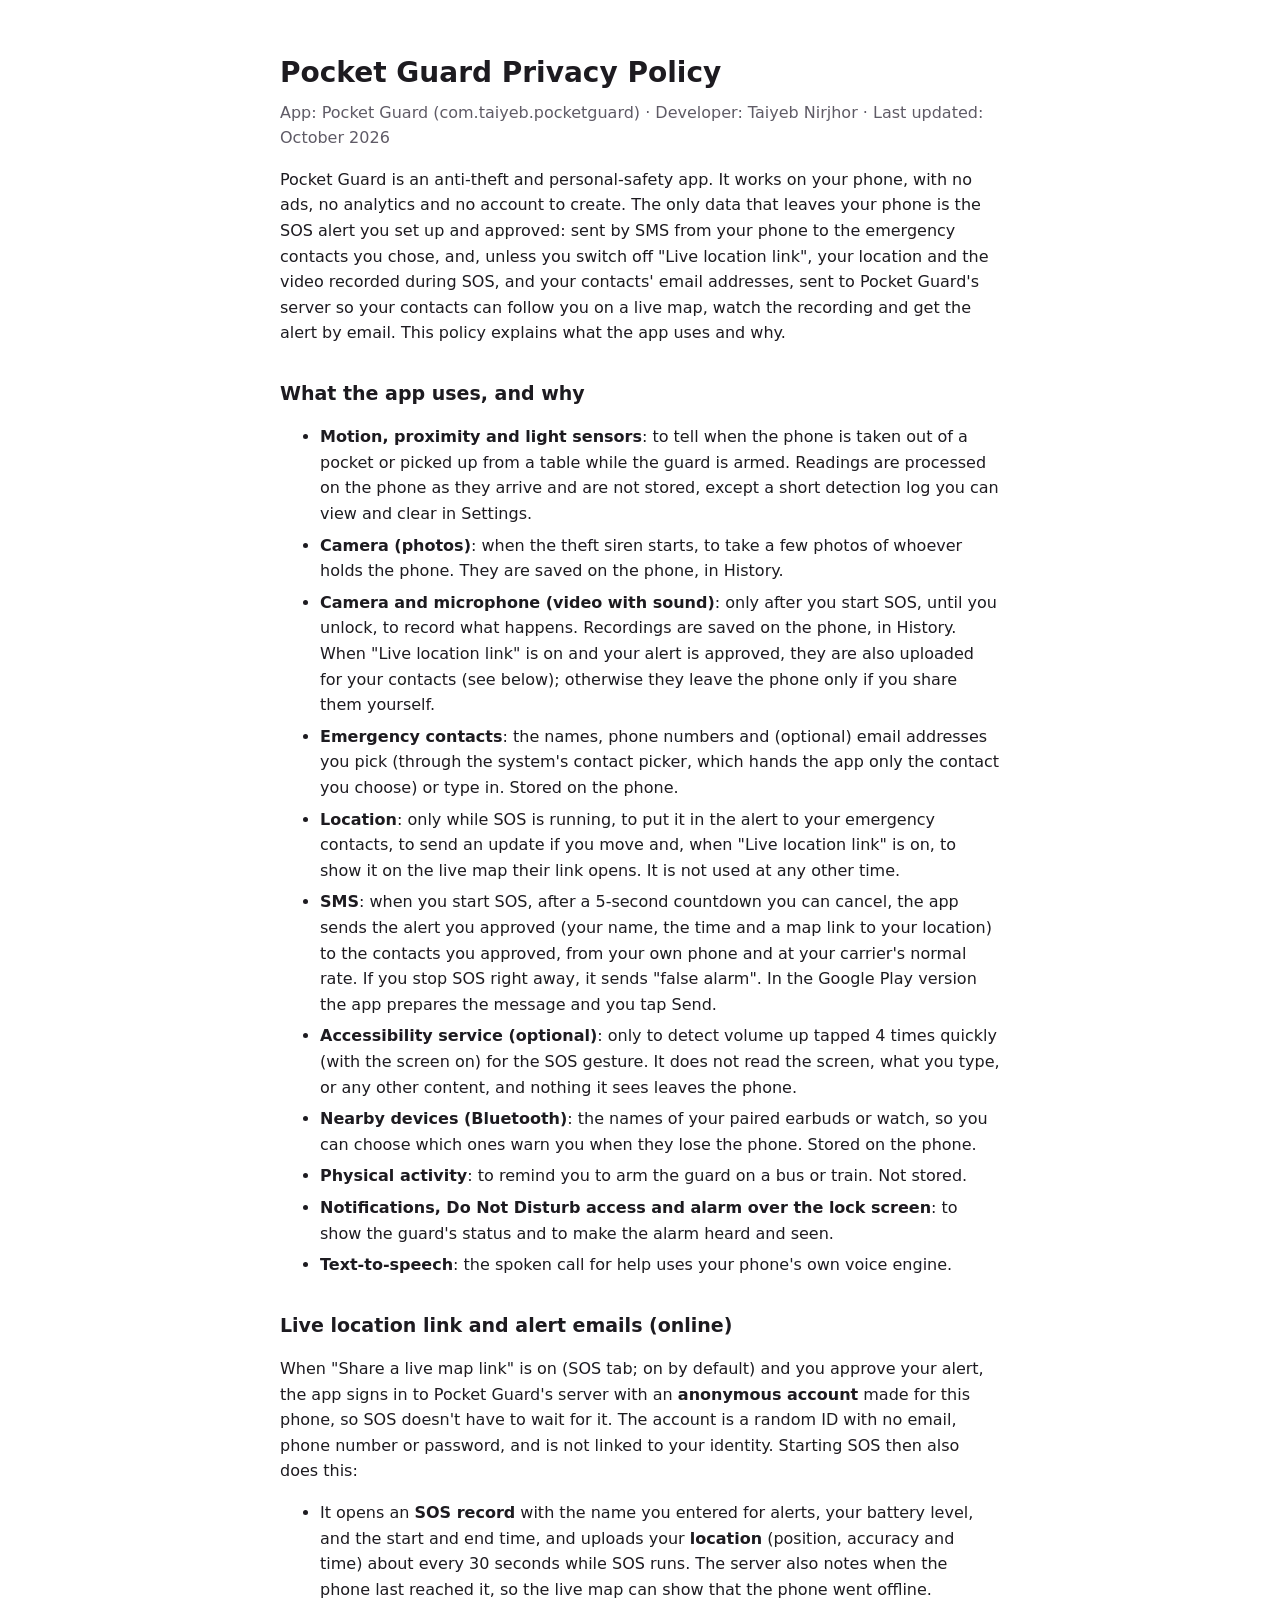
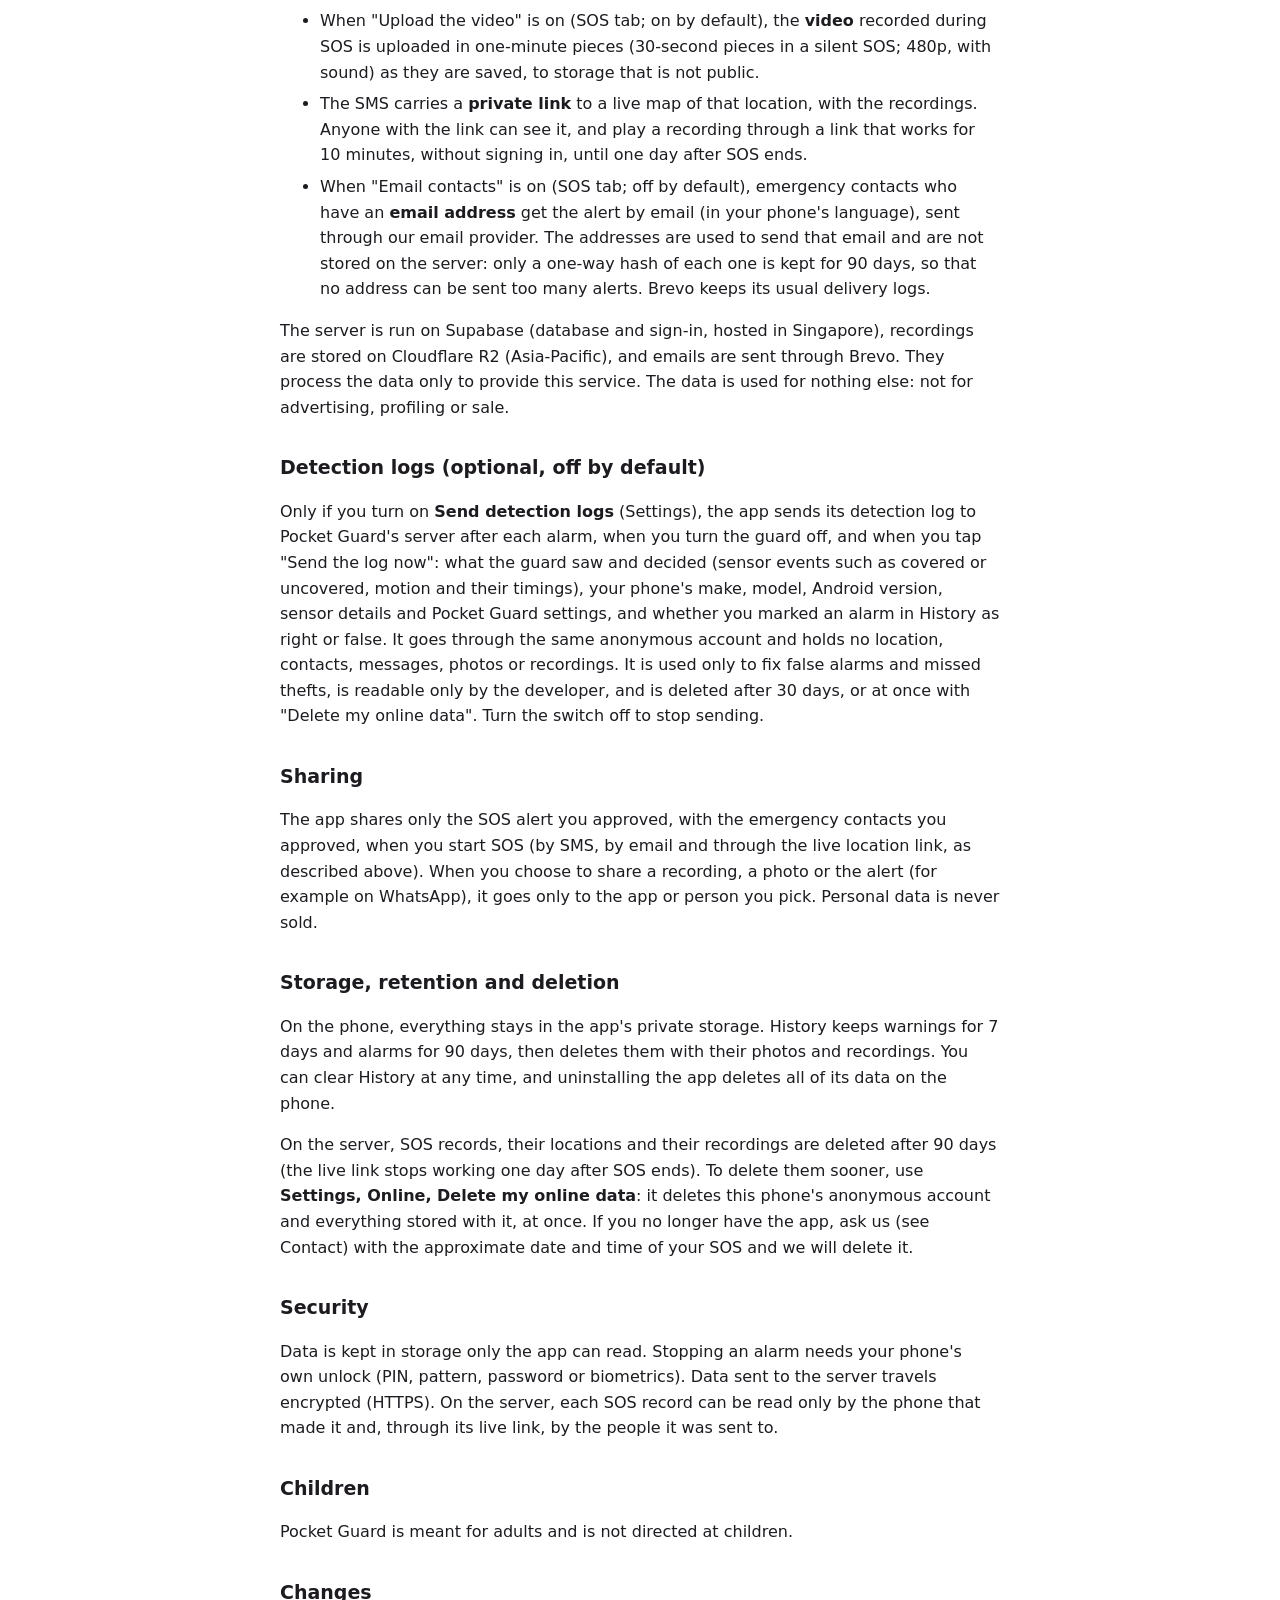
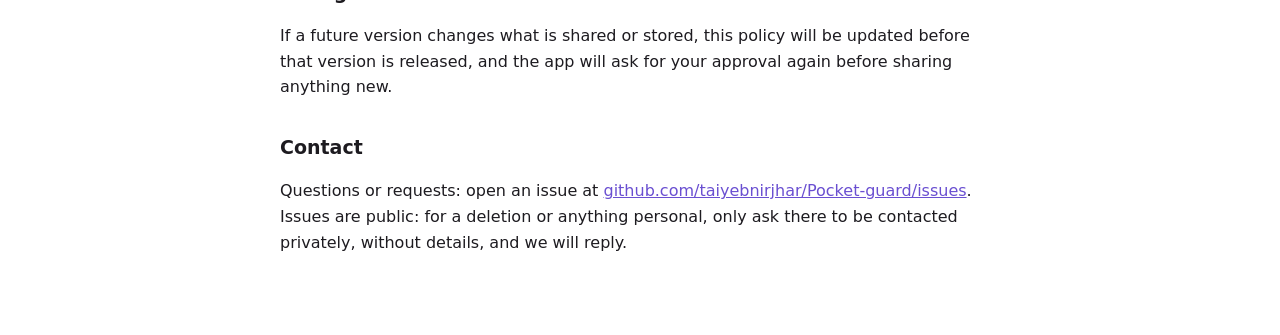
<file: site/privacy.html>
<!doctype html>
<html lang="en">
<head>
<meta charset="utf-8">
<meta name="viewport" content="width=device-width, initial-scale=1">
<title>Pocket Guard Privacy Policy</title>
<style>
  :root { --bg: #ffffff; --fg: #1d1b20; --muted: #5f5b66; --accent: #6a4fd1; }
  @media (prefers-color-scheme: dark) { :root { --bg: #161618; --fg: #f2f0f5; --muted: #a09ea6; --accent: #aa90ea; } }
  body { background: var(--bg); color: var(--fg); font: 16px/1.6 system-ui, sans-serif; margin: 0; }
  main { max-width: 720px; margin: 0 auto; padding: 32px 16px 64px; }
  h1 { font-size: 28px; margin-bottom: 4px; }
  h2 { font-size: 19px; margin-top: 32px; }
  p.meta { color: var(--muted); margin-top: 0; }
  a { color: var(--accent); }
  li { margin: 6px 0; }
</style>
</head>
<body>
<main>
<h1>Pocket Guard Privacy Policy</h1>
<p class="meta">App: Pocket Guard (com.taiyeb.pocketguard) · Developer: Taiyeb Nirjhor · Last updated: October 2026</p>

<p>Pocket Guard is an anti-theft and personal-safety app. It works on your phone, with no ads, no
analytics and no account to create. The only data that leaves your phone is the SOS alert you set
up and approved: sent by SMS from your phone to the emergency contacts you chose, and, unless you
switch off "Live location link", your location and the video recorded during SOS, and your
contacts' email addresses, sent to Pocket Guard's server so your contacts can follow you on a live
map, watch the recording and get the alert by email.
This policy explains what the app uses and why.</p>

<h2>What the app uses, and why</h2>
<ul>
  <li><b>Motion, proximity and light sensors</b>: to tell when the phone is taken out of a pocket
    or picked up from a table while the guard is armed. Readings are processed on the phone as
    they arrive and are not stored, except a short detection log you can view and clear in
    Settings.</li>
  <li><b>Camera (photos)</b>: when the theft siren starts, to take a few photos of whoever holds the
    phone. They are saved on the phone, in History.</li>
  <li><b>Camera and microphone (video with sound)</b>: only after you start SOS, until you unlock,
    to record what happens. Recordings are saved on the phone, in History. When "Live location
    link" is on and your alert is approved, they are also uploaded for your contacts (see below);
    otherwise they leave the phone only if you share them yourself.</li>
  <li><b>Emergency contacts</b>: the names, phone numbers and (optional) email addresses you pick
    (through the system's contact picker, which hands the app only the contact you choose) or type
    in. Stored on the phone.</li>
  <li><b>Location</b>: only while SOS is running, to put it in the alert to your emergency contacts,
    to send an update if you move and, when "Live location link" is on, to show it on the live
    map their link opens. It is not used at any other time.</li>
  <li><b>SMS</b>: when you start SOS, after a 5-second countdown you can cancel, the app sends the
    alert you approved (your name, the time and a map link to your location) to the contacts you
    approved, from your own phone and at your carrier's normal rate. If you stop SOS right away, it
    sends "false alarm". In the Google Play version the app prepares the message and you tap Send.</li>
  <li><b>Accessibility service (optional)</b>: only to detect volume up tapped 4 times quickly (with the
    screen on) for the SOS gesture. It does not read the screen, what you type, or any other content, and nothing it
    sees leaves the phone.</li>
  <li><b>Nearby devices (Bluetooth)</b>: the names of your paired earbuds or watch, so you can choose
    which ones warn you when they lose the phone. Stored on the phone.</li>
  <li><b>Physical activity</b>: to remind you to arm the guard on a bus or train. Not stored.</li>
  <li><b>Notifications, Do Not Disturb access and alarm over the lock screen</b>: to show the guard's
    status and to make the alarm heard and seen.</li>
  <li><b>Text-to-speech</b>: the spoken call for help uses your phone's own voice engine.</li>
</ul>

<h2>Live location link and alert emails (online)</h2>
<p>When "Share a live map link" is on (SOS tab; on by default) and you approve your alert,
the app signs in to Pocket Guard's server with an <b>anonymous account</b> made for this phone, so
SOS doesn't have to wait for it. The account is a random ID with no email, phone number or
password, and is not linked to your identity. Starting SOS then also does this:</p>
<ul>
  <li>It opens an <b>SOS record</b> with the name you entered for alerts, your battery level, and the
    start and end time, and uploads your <b>location</b> (position, accuracy and time) about
    every 30 seconds while SOS runs. The server also notes when the phone last reached it, so the
    live map can show that the phone went offline.</li>
  <li>When "Upload the video" is on (SOS tab; on by default), the <b>video</b> recorded during SOS
    is uploaded in one-minute pieces (30-second pieces in a silent SOS; 480p, with sound) as they
    are saved, to storage that is not public.</li>
  <li>The SMS carries a <b>private link</b> to a live map of that location, with the recordings.
    Anyone with the link can see it, and play a recording through a link that works for
    10 minutes, without signing in, until one day after SOS ends.</li>
  <li>When "Email contacts" is on (SOS tab; off by default), emergency contacts who have an
    <b>email address</b> get the alert by email (in your phone's
    language), sent through our email provider. The addresses are used to send that email and are
    not stored on the server: only a one-way hash of each one is kept for 90 days, so that no address
    can be sent too many alerts. Brevo keeps its usual delivery logs.</li>
</ul>
<p>The server is run on Supabase (database and sign-in, hosted in Singapore), recordings are
stored on Cloudflare R2 (Asia-Pacific), and emails are sent through Brevo. They process the data only to provide this service. The data is used for nothing
else: not for advertising, profiling or sale.</p>

<h2>Detection logs (optional, off by default)</h2>
<p>Only if you turn on <b>Send detection logs</b> (Settings), the app sends its detection log to
Pocket Guard's server after each alarm, when you turn the guard off, and when you tap "Send the log
now": what the guard saw and decided (sensor events such as covered or uncovered, motion and their
timings), your phone's make, model, Android version, sensor details and Pocket Guard settings, and
whether you marked an alarm in History as right or false. It goes through the same anonymous
account and holds no location, contacts, messages, photos or recordings. It is used only to fix false
alarms and missed thefts, is readable only by the developer, and is deleted after 30 days, or at once
with "Delete my online data". Turn the switch off to stop sending.</p>

<h2>Sharing</h2>
<p>The app shares only the SOS alert you approved, with the emergency contacts you approved, when
you start SOS (by SMS, by email and through the live location link, as described above). When you choose to share a recording, a photo or the alert (for example on
WhatsApp), it goes only to the app or person you pick. Personal data is never sold.</p>

<h2>Storage, retention and deletion</h2>
<p>On the phone, everything stays in the app's private storage. History keeps warnings for 7 days
and alarms for 90 days, then deletes them with their photos and recordings. You can clear History
at any time, and uninstalling the app deletes all of its data on the phone.</p>
<p>On the server, SOS records, their locations and their recordings are deleted after 90 days
(the live link stops working one day after SOS ends). To delete them sooner, use <b>Settings, Online, Delete my online
data</b>: it deletes this phone's anonymous account and everything stored with it, at once. If you
no longer have the app, ask us (see Contact) with the approximate date and time of your SOS and we
will delete it.</p>

<h2>Security</h2>
<p>Data is kept in storage only the app can read. Stopping an alarm needs your phone's own unlock
(PIN, pattern, password or biometrics). Data sent to the server travels encrypted (HTTPS). On the
server, each SOS record can be read only by the phone that made it and, through its live link, by
the people it was sent to.</p>

<h2>Children</h2>
<p>Pocket Guard is meant for adults and is not directed at children.</p>

<h2>Changes</h2>
<p>If a future version changes what is shared or stored, this policy will be updated before that
version is released, and the app will ask for your approval again before sharing anything new.</p>

<h2>Contact</h2>
<!--contact--><p>Questions or requests: open an issue at
<a href="https://github.com/taiyebnirjhar/Pocket-guard/issues">github.com/taiyebnirjhar/Pocket-guard/issues</a>.
Issues are public: for a deletion or anything personal, only ask there to be contacted privately,
without details, and we will reply.</p><!--/contact-->
</main>
</body>
</html>
</file>
